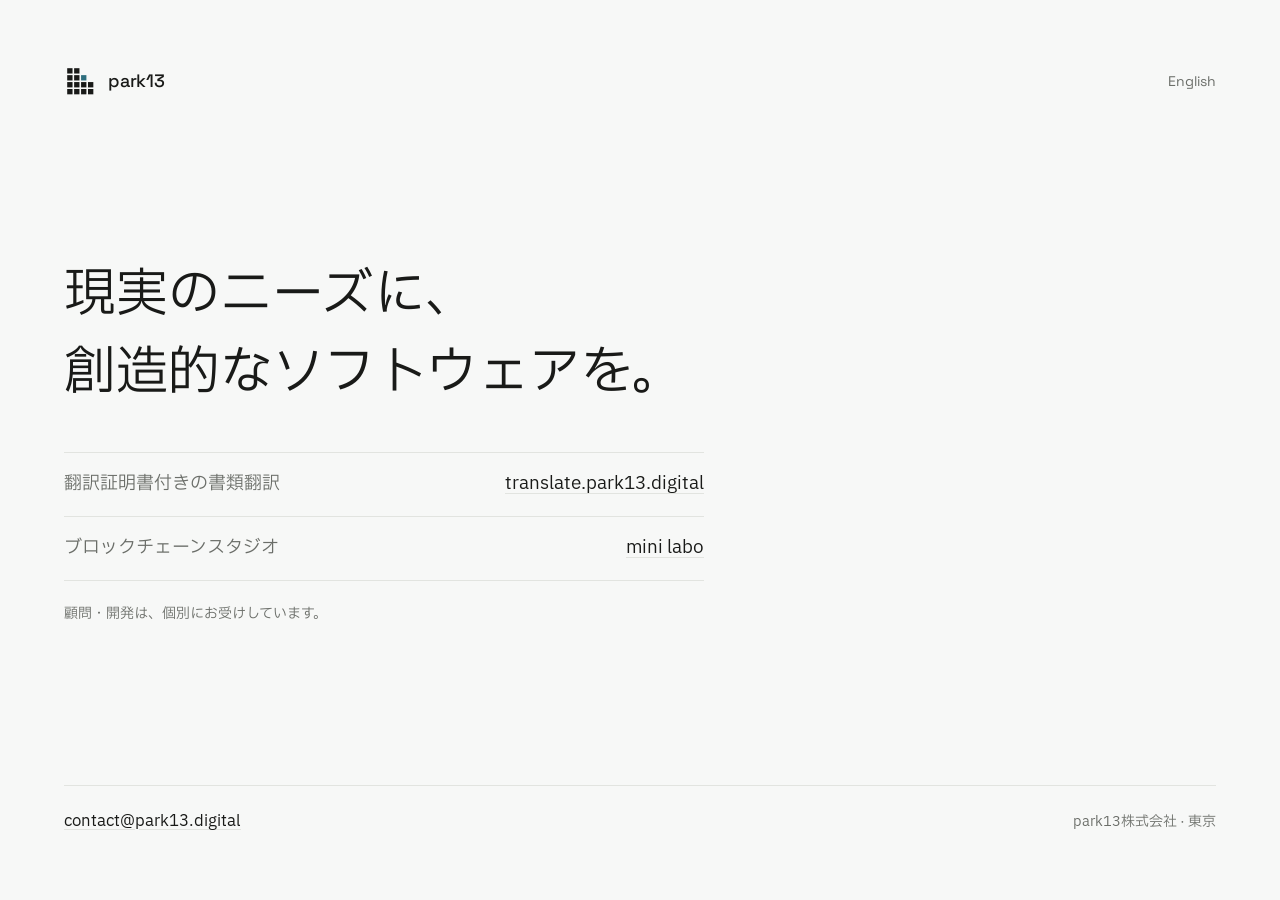
<file: index.html>
<!DOCTYPE html>
<html lang="ja">
<head>
  <meta charset="utf-8">
  <meta name="viewport" content="width=device-width, initial-scale=1">
  <title>park13 | 現実のニーズに、創造的なソフトウェアを。</title>
  <meta name="description" content="park13 — 現実のニーズに、創造的なソフトウェアを。翻訳証明書付きの書類翻訳（translate.park13.digital）と、ブロックチェーンスタジオ mini labo。顧問・開発は、個別にお受けしています。">
  <link rel="canonical" href="https://park13.digital/">
  <link rel="alternate" hreflang="ja" href="https://park13.digital/">
  <link rel="alternate" hreflang="en" href="https://park13.digital/en/">
  <link rel="alternate" hreflang="x-default" href="https://park13.digital/">
  <meta name="theme-color" content="#F7F8F7" media="(prefers-color-scheme: light)">
  <meta name="theme-color" content="#141513" media="(prefers-color-scheme: dark)">
  <meta property="og:type" content="website">
  <meta property="og:locale" content="ja_JP">
  <meta property="og:locale:alternate" content="en_US">
  <meta property="og:url" content="https://park13.digital/">
  <meta property="og:title" content="park13 | 現実のニーズに、創造的なソフトウェアを。">
  <meta property="og:description" content="現実のニーズに、創造的なソフトウェアを。翻訳証明書付きの書類翻訳（translate.park13.digital）と、ブロックチェーンスタジオ mini labo。顧問・開発は、個別にお受けしています。">
  <meta property="og:site_name" content="park13">
  <meta property="og:image" content="https://park13.digital/assets/og/ja.png">
  <meta property="og:image:type" content="image/png">
  <meta property="og:image:width" content="1200">
  <meta property="og:image:height" content="630">
  <meta property="og:image:alt" content="park13 — 現実のニーズに、創造的なソフトウェアを。書類翻訳・ブロックチェーン・顧問・開発">
  <meta name="twitter:card" content="summary_large_image">
  <meta name="twitter:image" content="https://park13.digital/assets/og/ja.png">
  <meta name="twitter:image:alt" content="park13 — 現実のニーズに、創造的なソフトウェアを。書類翻訳・ブロックチェーン・顧問・開発">
  <meta name="twitter:title" content="park13 | 現実のニーズに、創造的なソフトウェアを。">
  <meta name="twitter:description" content="現実のニーズに、創造的なソフトウェアを。翻訳証明書付きの書類翻訳（translate.park13.digital）と、ブロックチェーンスタジオ mini labo。顧問・開発は、個別にお受けしています。">
  <link rel="icon" href="/favicon.ico" sizes="48x48">
  <link rel="icon" href="/assets/favicon.svg" type="image/svg+xml">
  <link rel="apple-touch-icon" href="/apple-touch-icon.png">
  <link rel="preconnect" href="https://fonts.googleapis.com">
  <link rel="preconnect" href="https://fonts.gstatic.com" crossorigin>
  <link href="https://fonts.googleapis.com/css2?family=IBM+Plex+Sans+JP:wght@400;500&amp;family=Space+Grotesk:wght@400;500&amp;display=swap" rel="stylesheet">
  <link rel="stylesheet" href="/assets/site.css">
  <script type="application/ld+json">
  {
    "@context": "https://schema.org",
    "@type": "Organization",
    "@id": "https://park13.digital/#organization",
    "name": "park13",
    "legalName": "park13株式会社",
    "alternateName": "パークサーティーン",
    "url": "https://park13.digital/",
    "logo": "https://park13.digital/assets/icon-512.png",
    "image": "https://park13.digital/assets/og/ja.png",
    "email": "contact@park13.digital",
    "description": "現実のニーズに、創造的なソフトウェアを。park13株式会社は、翻訳証明書付きの書類翻訳サービス（translate.park13.digital）を運営し、ブロックチェーンスタジオ mini labo を擁しています。顧問・開発は、個別にお受けしています。",
    "identifier": {
      "@type": "PropertyValue",
      "propertyID": "法人番号",
      "value": "8011001152227"
    },
    "address": {
      "@type": "PostalAddress",
      "addressLocality": "Tokyo",
      "addressCountry": "JP"
    },
    "makesOffer": {
      "@type": "Offer",
      "itemOffered": {
        "@type": "Service",
        "name": "翻訳 by park13",
        "url": "https://translate.park13.digital/"
      }
    },
    "subOrganization": {
      "@type": "Organization",
      "name": "mini labo",
      "url": "https://mini-labo.org/"
    }
  }
  </script>
</head>
<body>
  <div class="page">
    <header class="top">
      <a class="brand" href="/">
        <svg class="mark" viewBox="0 0 120 120" aria-hidden="true">
          <g class="cell">
            <rect x="12" y="12" width="20" height="20"/><rect x="38" y="12" width="20" height="20"/>
            <rect x="12" y="38" width="20" height="20"/><rect x="38" y="38" width="20" height="20"/>
            <rect x="12" y="64" width="20" height="20"/><rect x="38" y="64" width="20" height="20"/><rect x="64" y="64" width="20" height="20"/><rect x="90" y="64" width="20" height="20"/>
            <rect x="12" y="90" width="20" height="20"/><rect x="38" y="90" width="20" height="20"/><rect x="64" y="90" width="20" height="20"/><rect x="90" y="90" width="20" height="20"/>
          </g>
          <rect class="accent" x="64" y="38" width="20" height="20"/>
        </svg>
        <span>park13</span>
      </a>
      <a class="lang" href="/en/" lang="en" hreflang="en">English</a>
    </header>

    <main>
      <h1><span>現実のニーズに、</span><span>創造的なソフトウェアを。</span></h1>
      <ul class="ventures">
        <li><span class="what">翻訳証明書付きの書類翻訳</span><a href="https://translate.park13.digital/" lang="en">translate.park13.digital</a></li>
        <li><span class="what">ブロックチェーンスタジオ</span><a href="https://mini-labo.org/" lang="en">mini labo</a></li>
      </ul>
      <p class="aside"><span>顧問・開発は、</span><span>個別にお受けしています。</span></p>
    </main>

    <footer class="bottom">
      <a class="mail" href="mailto:contact@park13.digital">contact@park13.digital</a>
      <p>park13株式会社 · 東京</p>
    </footer>
  </div>
</body>
</html>
</file>
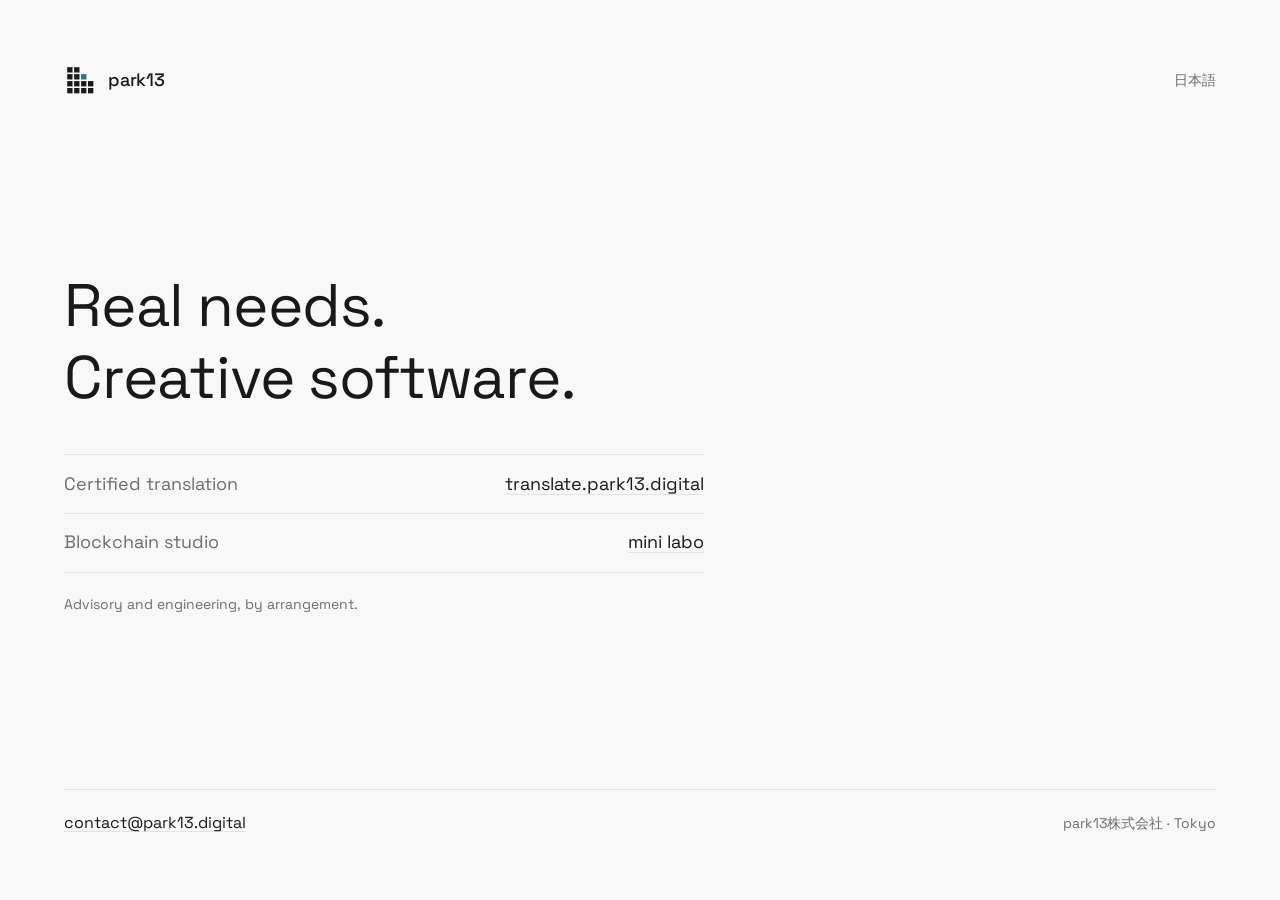
<file: en/index.html>
<!DOCTYPE html>
<html lang="en">
<head>
  <meta charset="utf-8">
  <meta name="viewport" content="width=device-width, initial-scale=1">
  <title>park13 — Real needs. Creative software.</title>
  <meta name="description" content="park13 — Real needs. Creative software. Certified document translation at translate.park13.digital, blockchain work through mini labo, and advisory and engineering work by arrangement.">
  <link rel="canonical" href="https://park13.digital/en/">
  <link rel="alternate" hreflang="en" href="https://park13.digital/en/">
  <link rel="alternate" hreflang="ja" href="https://park13.digital/">
  <link rel="alternate" hreflang="x-default" href="https://park13.digital/">
  <meta name="theme-color" content="#F7F8F7" media="(prefers-color-scheme: light)">
  <meta name="theme-color" content="#141513" media="(prefers-color-scheme: dark)">
  <meta property="og:type" content="website">
  <meta property="og:locale" content="en_US">
  <meta property="og:locale:alternate" content="ja_JP">
  <meta property="og:url" content="https://park13.digital/en/">
  <meta property="og:title" content="park13 — Real needs. Creative software.">
  <meta property="og:description" content="Real needs. Creative software. Certified document translation at translate.park13.digital, blockchain work through mini labo, and advisory and engineering work by arrangement.">
  <meta property="og:site_name" content="park13">
  <meta property="og:image" content="https://park13.digital/assets/og/en.png">
  <meta property="og:image:type" content="image/png">
  <meta property="og:image:width" content="1200">
  <meta property="og:image:height" content="630">
  <meta property="og:image:alt" content="park13 — Real needs. Creative software. Translation, blockchain, advisory and engineering.">
  <meta name="twitter:card" content="summary_large_image">
  <meta name="twitter:image" content="https://park13.digital/assets/og/en.png">
  <meta name="twitter:image:alt" content="park13 — Real needs. Creative software. Translation, blockchain, advisory and engineering.">
  <meta name="twitter:title" content="park13 — Real needs. Creative software.">
  <meta name="twitter:description" content="Real needs. Creative software. Certified document translation at translate.park13.digital, blockchain work through mini labo, and advisory and engineering work by arrangement.">
  <link rel="icon" href="/favicon.ico" sizes="48x48">
  <link rel="icon" href="/assets/favicon.svg" type="image/svg+xml">
  <link rel="apple-touch-icon" href="/apple-touch-icon.png">
  <link rel="preconnect" href="https://fonts.googleapis.com">
  <link rel="preconnect" href="https://fonts.gstatic.com" crossorigin>
  <link href="https://fonts.googleapis.com/css2?family=Space+Grotesk:wght@400;500&amp;display=swap" rel="stylesheet">
  <link rel="stylesheet" href="/assets/site.css">
  <script type="application/ld+json">
  {
    "@context": "https://schema.org",
    "@type": "Organization",
    "@id": "https://park13.digital/#organization",
    "name": "park13",
    "legalName": "park13株式会社",
    "alternateName": "パークサーティーン",
    "url": "https://park13.digital/",
    "logo": "https://park13.digital/assets/icon-512.png",
    "image": "https://park13.digital/assets/og/en.png",
    "email": "contact@park13.digital",
    "description": "Real needs. Creative software. park13 runs a certified document translation service and holds mini labo, a blockchain studio. Advisory and engineering work is available by arrangement.",
    "identifier": {
      "@type": "PropertyValue",
      "propertyID": "法人番号",
      "value": "8011001152227"
    },
    "address": {
      "@type": "PostalAddress",
      "addressLocality": "Tokyo",
      "addressCountry": "JP"
    },
    "makesOffer": {
      "@type": "Offer",
      "itemOffered": {
        "@type": "Service",
        "name": "Translation by park13",
        "url": "https://translate.park13.digital/en"
      }
    },
    "subOrganization": {
      "@type": "Organization",
      "name": "mini labo",
      "url": "https://mini-labo.org/"
    }
  }
  </script>
</head>
<body>
  <div class="page">
    <header class="top">
      <a class="brand" href="/en/">
        <svg class="mark" viewBox="0 0 120 120" aria-hidden="true">
          <g class="cell">
            <rect x="12" y="12" width="20" height="20"/><rect x="38" y="12" width="20" height="20"/>
            <rect x="12" y="38" width="20" height="20"/><rect x="38" y="38" width="20" height="20"/>
            <rect x="12" y="64" width="20" height="20"/><rect x="38" y="64" width="20" height="20"/><rect x="64" y="64" width="20" height="20"/><rect x="90" y="64" width="20" height="20"/>
            <rect x="12" y="90" width="20" height="20"/><rect x="38" y="90" width="20" height="20"/><rect x="64" y="90" width="20" height="20"/><rect x="90" y="90" width="20" height="20"/>
          </g>
          <rect class="accent" x="64" y="38" width="20" height="20"/>
        </svg>
        <span>park13</span>
      </a>
      <a class="lang" href="/" lang="ja" hreflang="ja">日本語</a>
    </header>

    <main>
      <h1><span>Real needs.</span> <span>Creative software.</span></h1>
      <ul class="ventures">
        <li><span class="what">Certified translation</span><a href="https://translate.park13.digital/en">translate.park13.digital</a></li>
        <li><span class="what">Blockchain studio</span><a href="https://mini-labo.org/">mini labo</a></li>
      </ul>
      <p class="aside">Advisory and engineering, by arrangement.</p>
    </main>

    <footer class="bottom">
      <a class="mail" href="mailto:contact@park13.digital">contact@park13.digital</a>
      <p>park13株式会社 · Tokyo</p>
    </footer>
  </div>
</body>
</html>
</file>
<file: assets/site.css>
/* park13 — brand tokens */
:root {
  --paper: #F7F8F7;
  --ink: #191A18;
  --graphite: #6B6E69;
  --hairline: #E2E4E0;
  --teal: #2E6E7E;
  --pad: clamp(1rem, 5vw, 4rem);
  --font-en: "Space Grotesk", system-ui, sans-serif;
  --font-ja: "IBM Plex Sans JP", "Hiragino Sans", "Noto Sans JP", sans-serif;
  color-scheme: light dark;
}

@media (prefers-color-scheme: dark) {
  :root {
    --paper: #141513;
    --ink: #ECEDEA;
    --graphite: #9A9D97;
    --hairline: #2A2C29;
    --teal: #6FAFBF;
  }
}

*, *::before, *::after { box-sizing: border-box; }

html, body { height: 100%; }

body {
  margin: 0;
  background: var(--paper);
  color: var(--ink);
  font-family: var(--font-en);
  font-size: 1.0625rem;
  line-height: 1.6;
  -webkit-font-smoothing: antialiased;
}

html[lang="ja"] body {
  font-family: var(--font-ja);
  line-height: 1.9;
}

a {
  color: inherit;
  text-decoration: underline;
  text-decoration-color: var(--hairline);
  text-decoration-thickness: 1px;
  text-underline-offset: 0.2em;
  transition: color 0.15s, text-decoration-color 0.15s;
}
a:hover { color: var(--teal); text-decoration-color: currentColor; }
a:focus-visible { outline: 2px solid var(--teal); outline-offset: 3px; }

/* —— page —— */
.page {
  min-height: 100vh;
  min-height: 100svh;
  display: grid;
  grid-template-rows: auto 1fr auto;
  gap: 3rem;
  padding: var(--pad);
}

.top {
  display: flex;
  align-items: center;
  justify-content: space-between;
  gap: 1rem;
}

.brand {
  display: inline-flex;
  align-items: center;
  gap: 0.75rem;
  text-decoration: none;
  font-family: var(--font-en);
  font-weight: 500;
  font-size: 1.125rem;
  letter-spacing: -0.01em;
}
.brand:hover { color: inherit; }
.mark { width: 32px; height: 32px; flex: none; }
.mark .cell { fill: var(--ink); }
.mark .accent { fill: var(--teal); }

.lang {
  font-family: var(--font-en);
  font-size: 0.875rem;
  color: var(--graphite);
  text-decoration: none;
}

/* —— statement —— */
main {
  align-self: center;
  max-width: 44rem;
}

h1 {
  margin: 0;
  font-weight: 400;
  font-size: clamp(1.5rem, 8.5vw, 3.75rem);
  line-height: 1.2;
  letter-spacing: -0.02em;
}
/* one line per span: the break is fixed, and the size scales so neither line wraps */
h1 span { display: block; white-space: nowrap; }
html[lang="ja"] .ventures,
html[lang="ja"] .aside { word-break: auto-phrase; }
html[lang="ja"] h1 {
  font-size: clamp(1.25rem, 6.8vw, 3.25rem);
  line-height: 1.5;
  letter-spacing: 0;
}

/* —— what park13 runs —— */
.ventures {
  margin: 2.5rem 0 0;
  padding: 0;
  list-style: none;
  max-width: 40rem;
  font-size: clamp(1rem, 1.6vw, 1.125rem);
}
.ventures li {
  display: grid;
  gap: 0.15rem;
  padding: 0.9rem 0;
  border-top: 1px solid var(--hairline);
}
.ventures li:last-child { border-bottom: 1px solid var(--hairline); }
.ventures .what { color: var(--graphite); font-size: 0.875em; }
@media (min-width: 640px) {
  .ventures li {
    grid-template-columns: 1fr auto;
    align-items: baseline;
    gap: 2rem;
  }
  .ventures .what { font-size: 1em; }
}

.aside {
  margin: 1.25rem 0 0;
  color: var(--graphite);
  font-size: 0.875rem;
  text-wrap: balance;
}
/* break only between phrases */
html[lang="ja"] .aside span { display: inline-block; }

/* —— footer —— */
.bottom {
  display: flex;
  flex-wrap: wrap;
  align-items: baseline;
  justify-content: space-between;
  gap: 0.5rem 2rem;
  padding-top: 1.25rem;
  border-top: 1px solid var(--hairline);
  font-size: 0.875rem;
  color: var(--graphite);
}
.bottom p { margin: 0; }
.bottom .mail { color: var(--ink); font-size: 1rem; }
</file>
